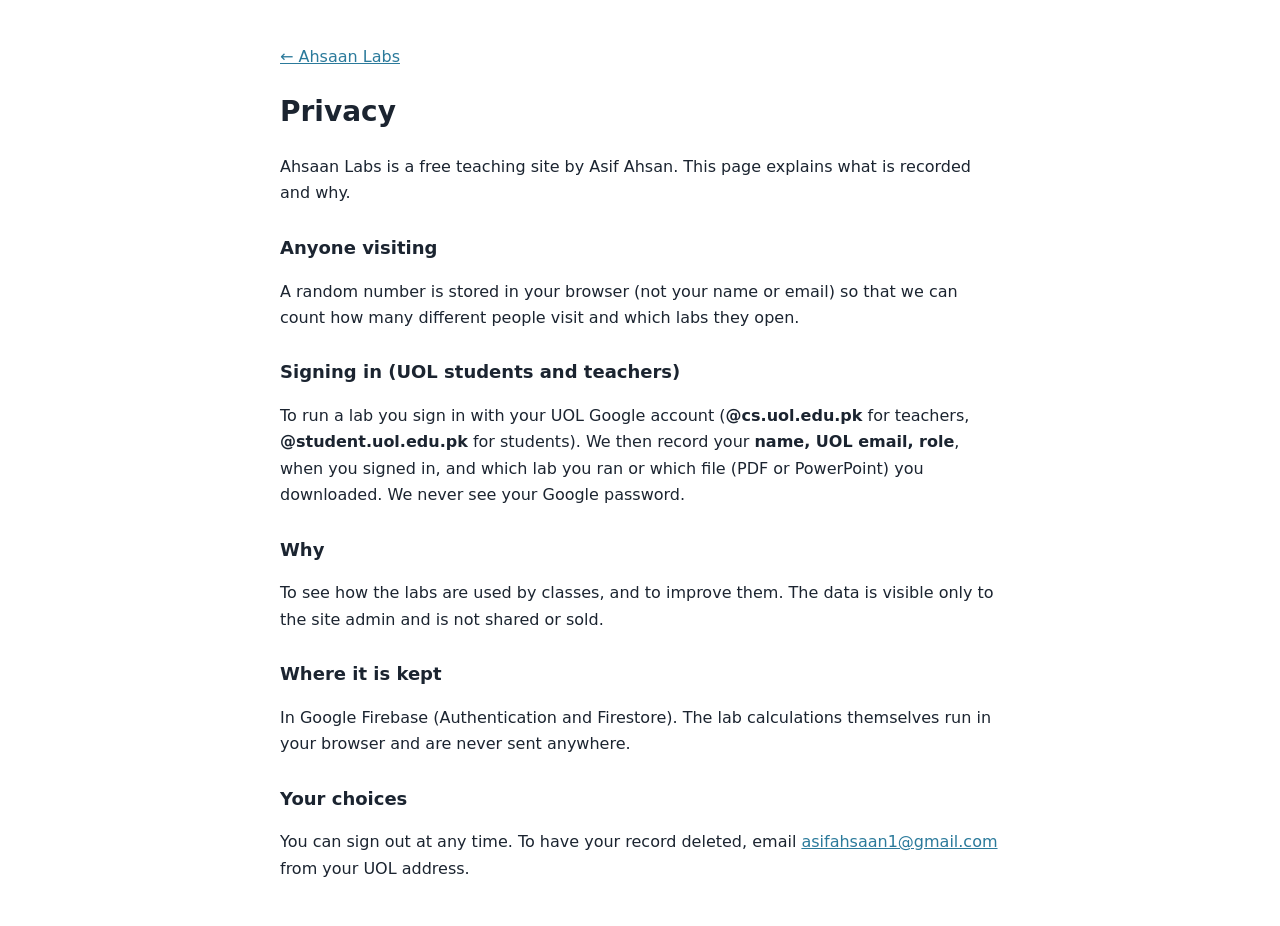
<file: privacy.html>
<!DOCTYPE html>
<html lang="en"><head><meta charset="utf-8"><meta name="viewport" content="width=device-width,initial-scale=1">
<title>Privacy · Ahsaan Labs</title><link rel="icon" href="favicon.svg" type="image/svg+xml">
<style>body{font:16px/1.65 system-ui,-apple-system,"Segoe UI",sans-serif;max-width:720px;margin:0 auto;padding:28px 20px;color:#1b2430}a{color:#2B7A9B}h1{font-size:28px}h2{font-size:18px;margin-top:26px}</style></head>
<body>
<p><a href="./">← Ahsaan Labs</a></p>
<h1>Privacy</h1>
<p>Ahsaan Labs is a free teaching site by Asif Ahsan. This page explains what is recorded and why.</p>
<h2>Anyone visiting</h2>
<p>A random number is stored in your browser (not your name or email) so that we can count how many different people visit and which labs they open.</p>
<h2>Signing in (UOL students and teachers)</h2>
<p>To run a lab you sign in with your UOL Google account (<b>@cs.uol.edu.pk</b> for teachers, <b>@student.uol.edu.pk</b> for students). We then record your <b>name, UOL email, role</b>, when you signed in, and which lab you ran or which file (PDF or PowerPoint) you downloaded. We never see your Google password.</p>
<h2>Why</h2>
<p>To see how the labs are used by classes, and to improve them. The data is visible only to the site admin and is not shared or sold.</p>
<h2>Where it is kept</h2>
<p>In Google Firebase (Authentication and Firestore). The lab calculations themselves run in your browser and are never sent anywhere.</p>
<h2>Your choices</h2>
<p>You can sign out at any time. To have your record deleted, email <a href="mailto:asifahsaan1@gmail.com">asifahsaan1@gmail.com</a> from your UOL address.</p>
</body></html>
</file>
